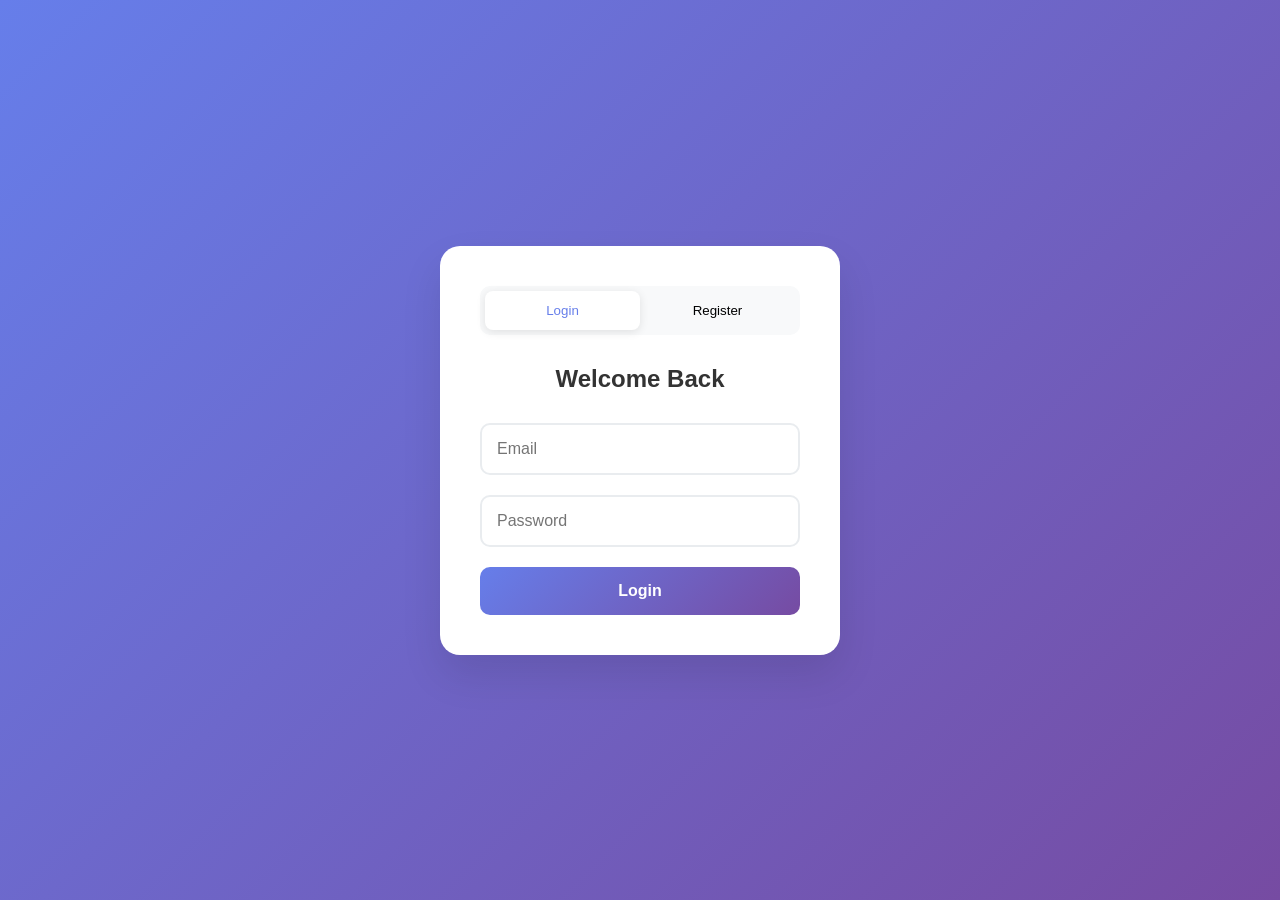
<file: frontend/index.html>
<!DOCTYPE html>
<html lang="en">
<head>
    <meta charset="UTF-8">
    <meta name="viewport" content="width=device-width, initial-scale=1.0">
    <title>Chat App</title>
    <link href="https://cdnjs.cloudflare.com/ajax/libs/font-awesome/6.0.0/css/all.min.css" rel="stylesheet">
    <link href="styles.css" rel="stylesheet">
</head>
<body>
    <div class="app-container">
        <!-- Login/Register Section -->
        <div id="auth-section" class="auth-section">
            <div class="auth-container">
                <div class="auth-tabs">
                    <button class="tab-btn active" data-tab="login">Login</button>
                    <button class="tab-btn" data-tab="register">Register</button>
                </div>
                
                <!-- Login Form -->
                <div id="login-form" class="auth-form active">
                    <h2>Welcome Back</h2>
                    <form id="loginForm">
                        <div class="form-group">
                            <input type="email" id="login-email" placeholder="Email" required>
                        </div>
                        <div class="form-group">
                            <input type="password" id="login-password" placeholder="Password" required>
                        </div>
                        <button type="submit" class="btn btn-primary">Login</button>
                    </form>
                </div>
                
                <!-- Register Form -->
                <div id="register-form" class="auth-form">
                    <h2>Create Account</h2>
                    <form id="registerForm">
                        <div class="form-group">
                            <input type="text" id="register-username" placeholder="Username" required>
                        </div>
                        <div class="form-group">
                            <input type="email" id="register-email" placeholder="Email" required>
                        </div>
                        <div class="form-group">
                            <input type="password" id="register-password" placeholder="Password" required>
                        </div>
                        <button type="submit" class="btn btn-primary">Register</button>
                    </form>
                </div>
            </div>
        </div>

        <!-- Chat Section -->
        <div id="chat-section" class="chat-section hidden">
            <div class="chat-header">
                <div class="user-info">
                    <span id="current-user"></span>
                    <button id="logout-btn" class="btn btn-secondary">Logout</button>
                </div>
                <div class="room-controls">
                    <input type="text" id="room-name" placeholder="Room name">
                    <button id="create-room-btn" class="btn btn-primary">Create Room</button>
                    <select id="room-selector">
                        <option value="">Select a room</option>
                    </select>
                </div>
            </div>
            
            <div class="chat-container">
                <div class="messages-container" id="messages-container">
                    <div class="welcome-message">
                        <h3>Welcome to Chat!</h3>
                        <p>Select a room or create a new one to start chatting.</p>
                    </div>
                </div>
                
                <div class="message-input-container">
                    <input type="text" id="message-input" placeholder="Type your message..." disabled>
                    <button id="send-btn" class="btn btn-primary" disabled>
                        <i class="fas fa-paper-plane"></i>
                    </button>
                </div>
            </div>
        </div>
    </div>

    <!-- Loading Spinner -->
    <div id="loading" class="loading hidden">
        <div class="spinner"></div>
    </div>

    <!-- Toast Notifications -->
    <div id="toast-container" class="toast-container"></div>

    <script src="script.js"></script>
</body>
</html>
</file>
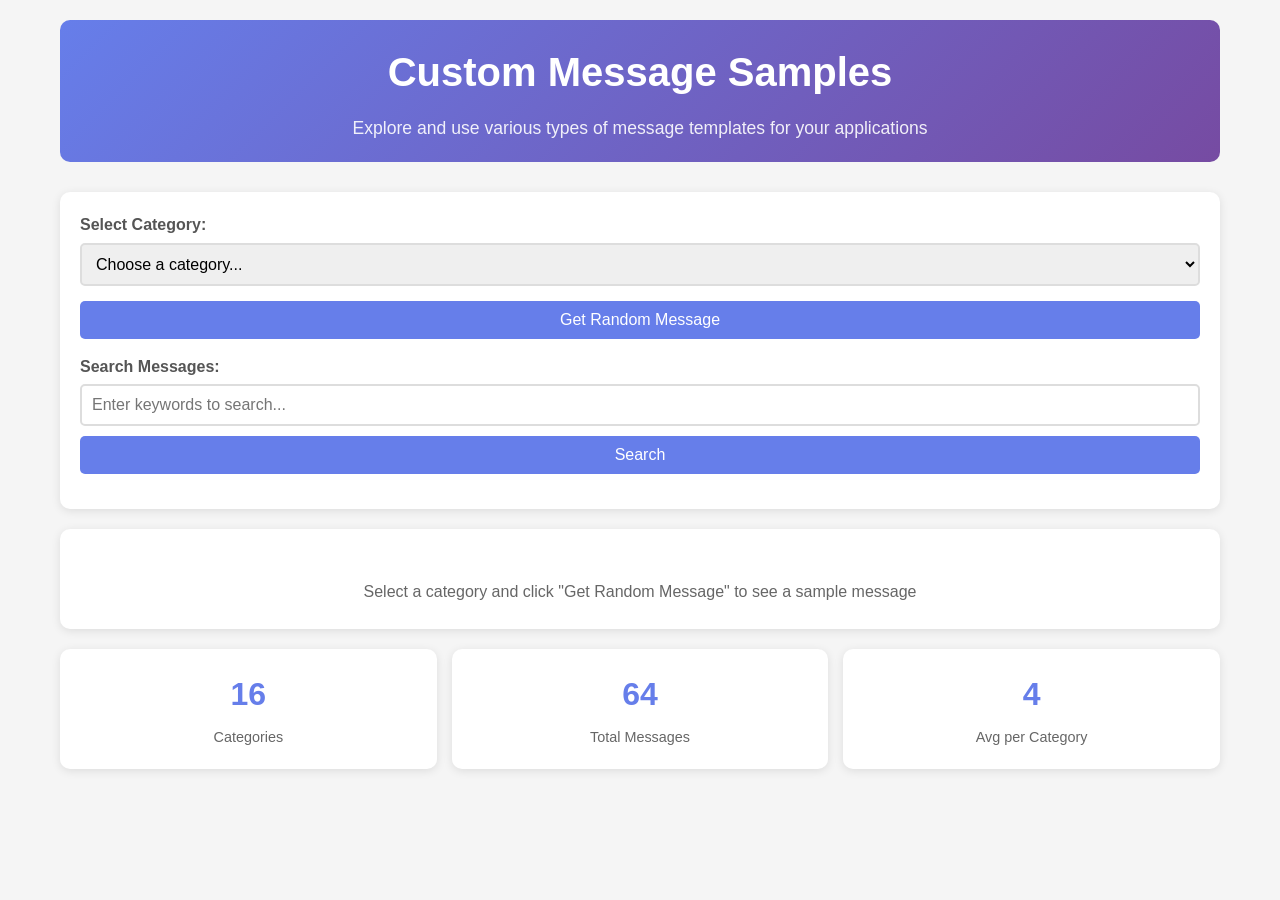
<file: message_samples_template.html>
<!DOCTYPE html>
<html lang="en">
<head>
    <meta charset="UTF-8">
    <meta name="viewport" content="width=device-width, initial-scale=1.0">
    <title>Custom Message Samples Template</title>
    <style>
        * {
            margin: 0;
            padding: 0;
            box-sizing: border-box;
        }
        
        body {
            font-family: 'Segoe UI', Tahoma, Geneva, Verdana, sans-serif;
            line-height: 1.6;
            color: #333;
            background-color: #f5f5f5;
        }
        
        .container {
            max-width: 1200px;
            margin: 0 auto;
            padding: 20px;
        }
        
        .header {
            text-align: center;
            margin-bottom: 30px;
            padding: 20px;
            background: linear-gradient(135deg, #667eea 0%, #764ba2 100%);
            color: white;
            border-radius: 10px;
        }
        
        .header h1 {
            font-size: 2.5em;
            margin-bottom: 10px;
        }
        
        .header p {
            font-size: 1.1em;
            opacity: 0.9;
        }
        
        .controls {
            background: white;
            padding: 20px;
            border-radius: 10px;
            margin-bottom: 20px;
            box-shadow: 0 2px 10px rgba(0,0,0,0.1);
        }
        
        .control-group {
            margin-bottom: 15px;
        }
        
        .control-group label {
            display: block;
            margin-bottom: 5px;
            font-weight: 600;
            color: #555;
        }
        
        .control-group select,
        .control-group input,
        .control-group button {
            width: 100%;
            padding: 10px;
            border: 2px solid #ddd;
            border-radius: 5px;
            font-size: 16px;
        }
        
        .control-group button {
            background: #667eea;
            color: white;
            border: none;
            cursor: pointer;
            transition: background 0.3s;
        }
        
        .control-group button:hover {
            background: #5a6fd8;
        }
        
        .message-display {
            background: white;
            padding: 20px;
            border-radius: 10px;
            margin-bottom: 20px;
            box-shadow: 0 2px 10px rgba(0,0,0,0.1);
            min-height: 100px;
        }
        
        .message-text {
            font-size: 1.2em;
            line-height: 1.8;
            color: #333;
            padding: 15px;
            background: #f8f9fa;
            border-radius: 5px;
            border-left: 4px solid #667eea;
        }
        
        .category-tag {
            display: inline-block;
            background: #667eea;
            color: white;
            padding: 4px 12px;
            border-radius: 20px;
            font-size: 0.8em;
            margin-bottom: 10px;
        }
        
        .search-results {
            background: white;
            padding: 20px;
            border-radius: 10px;
            box-shadow: 0 2px 10px rgba(0,0,0,0.1);
        }
        
        .search-result-item {
            padding: 15px;
            margin-bottom: 10px;
            background: #f8f9fa;
            border-radius: 5px;
            border-left: 4px solid #28a745;
        }
        
        .search-result-category {
            font-weight: 600;
            color: #667eea;
            margin-bottom: 5px;
        }
        
        .stats-grid {
            display: grid;
            grid-template-columns: repeat(auto-fit, minmax(200px, 1fr));
            gap: 15px;
            margin-top: 20px;
        }
        
        .stat-card {
            background: white;
            padding: 20px;
            border-radius: 10px;
            text-align: center;
            box-shadow: 0 2px 10px rgba(0,0,0,0.1);
        }
        
        .stat-number {
            font-size: 2em;
            font-weight: bold;
            color: #667eea;
            margin-bottom: 5px;
        }
        
        .stat-label {
            color: #666;
            font-size: 0.9em;
        }
        
        .hidden {
            display: none;
        }
        
        @media (max-width: 768px) {
            .container {
                padding: 10px;
            }
            
            .header h1 {
                font-size: 2em;
            }
            
            .stats-grid {
                grid-template-columns: 1fr;
            }
        }
    </style>
</head>
<body>
    <div class="container">
        <div class="header">
            <h1>Custom Message Samples</h1>
            <p>Explore and use various types of message templates for your applications</p>
        </div>
        
        <div class="controls">
            <div class="control-group">
                <label for="categorySelect">Select Category:</label>
                <select id="categorySelect">
                    <option value="">Choose a category...</option>
                    <option value="customer_service">Customer Service</option>
                    <option value="marketing">Marketing</option>
                    <option value="notifications">Notifications</option>
                    <option value="error_messages">Error Messages</option>
                    <option value="success_messages">Success Messages</option>
                    <option value="warnings">Warnings</option>
                    <option value="informational">Informational</option>
                    <option value="social_media">Social Media</option>
                    <option value="professional_business">Professional Business</option>
                    <option value="emergency_urgent">Emergency/Urgent</option>
                    <option value="multilingual">Multilingual</option>
                    <option value="accessibility">Accessibility</option>
                    <option value="seasonal_holiday">Seasonal/Holiday</option>
                    <option value="technical_support">Technical Support</option>
                    <option value="feedback_collection">Feedback Collection</option>
                </select>
            </div>
            
            <div class="control-group">
                <button onclick="getRandomMessage()">Get Random Message</button>
            </div>
            
            <div class="control-group">
                <label for="searchInput">Search Messages:</label>
                <input type="text" id="searchInput" placeholder="Enter keywords to search...">
                <button onclick="searchMessages()" style="margin-top: 10px;">Search</button>
            </div>
        </div>
        
        <div class="message-display" id="messageDisplay">
            <p style="text-align: center; color: #666; margin-top: 30px;">
                Select a category and click "Get Random Message" to see a sample message
            </p>
        </div>
        
        <div class="search-results hidden" id="searchResults">
            <h3>Search Results</h3>
            <div id="searchResultsContent"></div>
        </div>
        
        <div class="stats-grid">
            <div class="stat-card">
                <div class="stat-number" id="totalCategories">16</div>
                <div class="stat-label">Categories</div>
            </div>
            <div class="stat-card">
                <div class="stat-number" id="totalMessages">64</div>
                <div class="stat-label">Total Messages</div>
            </div>
            <div class="stat-card">
                <div class="stat-number" id="avgPerCategory">4</div>
                <div class="stat-label">Avg per Category</div>
            </div>
        </div>
    </div>

    <script>
        // Sample message data (in a real app, this would come from an API or database)
        const messageSamples = {
            customer_service: [
                "Thank you for contacting our support team. We're here to help you resolve your issue as quickly as possible.",
                "We apologize for the inconvenience you've experienced. Let me escalate this to our senior team for immediate attention.",
                "Your feedback is valuable to us. We're working on implementing the improvements you suggested.",
                "I understand your frustration. Let me check our system to see what went wrong and fix it right away."
            ],
            marketing: [
                "🎉 Special Offer! Get 50% off on all premium features this week only!",
                "Don't miss out! Our biggest sale of the year starts tomorrow at midnight.",
                "Transform your business with our revolutionary new platform. Try it free for 30 days!",
                "Limited time: Upgrade to Pro and unlock unlimited access to all features."
            ],
            notifications: [
                "Your order #12345 has been shipped and is expected to arrive on Friday.",
                "Security alert: We detected a login attempt from a new device. Was this you?",
                "Payment reminder: Your subscription will renew automatically on March 15th.",
                "Welcome back! We've missed you. Here's what's new since your last visit."
            ],
            error_messages: [
                "Something went wrong. Please try again in a few moments.",
                "We're experiencing technical difficulties. Our team is working to resolve this issue.",
                "Invalid input detected. Please check your information and try again.",
                "Service temporarily unavailable. Please check back in 15 minutes."
            ],
            success_messages: [
                "Great job! Your profile has been updated successfully.",
                "Congratulations! You've completed all the required steps.",
                "Perfect! Your changes have been saved and applied.",
                "Welcome aboard! Your account has been created successfully."
            ],
            warnings: [
                "⚠️ Warning: This action cannot be undone. Please confirm before proceeding.",
                "Caution: You're about to delete important data. Are you sure?",
                "Notice: Your session will expire in 5 minutes. Please save your work.",
                "Alert: Multiple failed login attempts detected. Your account may be locked."
            ],
            informational: [
                "Did you know? You can customize your dashboard by dragging and dropping widgets.",
                "Tip: Use our mobile app for faster access to your account on the go.",
                "New feature alert: We've added dark mode support for better user experience.",
                "Maintenance notice: Scheduled system updates will occur tonight from 2-4 AM."
            ],
            social_media: [
                "Just launched our new AI-powered analytics tool! 🚀 What do you think?",
                "Behind the scenes: Our team working hard to bring you the best experience 💪",
                "Customer spotlight: Meet Sarah, who increased her productivity by 300% with our platform! ✨",
                "Tech tip Tuesday: Here's how to optimize your workflow in 3 simple steps 📱"
            ],
            professional_business: [
                "We're pleased to announce the appointment of our new Chief Technology Officer.",
                "Our quarterly earnings report is now available for shareholders and stakeholders.",
                "We're expanding our operations to better serve our growing customer base.",
                "Thank you for your continued partnership. We look forward to another successful year together."
            ],
            emergency_urgent: [
                "URGENT: System maintenance required. Please save your work immediately.",
                "CRITICAL: Security vulnerability detected. Please update your password now.",
                "EMERGENCY: Service outage affecting all users. Engineers are working on resolution.",
                "ALERT: Unusual activity detected on your account. Please verify your identity."
            ],
            multilingual: [
                "Bienvenue! Welcome to our platform. / Bienvenido a nuestra plataforma.",
                "Merci pour votre patience. / Thank you for your patience. / Gracias por su paciencia.",
                "Veuillez patienter... / Please wait... / Por favor espere...",
                "Au revoir! / Goodbye! / ¡Adiós!"
            ],
            accessibility: [
                "Screen reader users: The main navigation menu contains 5 items.",
                "Keyboard users: Press Tab to navigate through the form fields.",
                "High contrast mode is now enabled for better visibility.",
                "Voice commands available. Say 'Help' for a list of commands."
            ],
            seasonal_holiday: [
                "Happy New Year! 🎊 Here's to a successful 2024 together!",
                "Happy Holidays! 🎄 Our team wishes you joy and prosperity.",
                "Summer sale is here! ☀️ Beat the heat with our cool deals.",
                "Back to school special! 📚 Get 25% off on all educational tools."
            ],
            technical_support: [
                "I've identified the issue. It appears to be a configuration problem in your settings.",
                "Let me walk you through the solution step by step. First, please open your dashboard.",
                "This is a known issue that our development team is actively working on.",
                "I've created a support ticket for you. You'll receive updates via email."
            ],
            feedback_collection: [
                "How was your experience today? We'd love to hear your thoughts!",
                "Rate your satisfaction with our service from 1-5 stars.",
                "What could we do better? Your suggestions help us improve.",
                "Thank you for your feedback! We're constantly working to enhance our platform."
            ]
        };

        function getRandomMessage() {
            const category = document.getElementById('categorySelect').value;
            if (!category) {
                alert('Please select a category first.');
                return;
            }

            const messages = messageSamples[category];
            if (messages && messages.length > 0) {
                const randomMessage = messages[Math.floor(Math.random() * messages.length)];
                displayMessage(category, randomMessage);
            }
        }

        function displayMessage(category, message) {
            const display = document.getElementById('messageDisplay');
            display.innerHTML = `
                <div class="category-tag">${category.replace('_', ' ').toUpperCase()}</div>
                <div class="message-text">${message}</div>
            `;
        }

        function searchMessages() {
            const searchTerm = document.getElementById('searchInput').value.trim();
            if (!searchTerm) {
                alert('Please enter a search term.');
                return;
            }

            const results = [];
            for (const [category, messages] of Object.entries(messageSamples)) {
                for (const message of messages) {
                    if (message.toLowerCase().includes(searchTerm.toLowerCase())) {
                        results.push({ category, message });
                    }
                }
            }

            displaySearchResults(results, searchTerm);
        }

        function displaySearchResults(results, searchTerm) {
            const searchResults = document.getElementById('searchResults');
            const searchResultsContent = document.getElementById('searchResultsContent');

            if (results.length === 0) {
                searchResultsContent.innerHTML = '<p>No messages found containing "' + searchTerm + '".</p>';
            } else {
                let html = `<p>Found ${results.length} message(s) containing "${searchTerm}":</p>`;
                results.forEach(result => {
                    html += `
                        <div class="search-result-item">
                            <div class="search-result-category">${result.category.replace('_', ' ').toUpperCase()}</div>
                            <div>${result.message}</div>
                        </div>
                    `;
                });
                searchResultsContent.innerHTML = html;
            }

            searchResults.classList.remove('hidden');
        }

        // Initialize the page
        document.addEventListener('DOMContentLoaded', function() {
            // Add event listener for Enter key in search input
            document.getElementById('searchInput').addEventListener('keypress', function(e) {
                if (e.key === 'Enter') {
                    searchMessages();
                }
            });
        });
    </script>
</body>
</html>
</file>
<file: frontend/styles.css>
/* Reset and base styles */
* {
    margin: 0;
    padding: 0;
    box-sizing: border-box;
}

body {
    font-family: 'Segoe UI', Tahoma, Geneva, Verdana, sans-serif;
    background: linear-gradient(135deg, #667eea 0%, #764ba2 100%);
    min-height: 100vh;
    color: #333;
}

.app-container {
    min-height: 100vh;
    display: flex;
    align-items: center;
    justify-content: center;
    padding: 20px;
}

/* Authentication Section */
.auth-section {
    background: white;
    border-radius: 20px;
    box-shadow: 0 20px 40px rgba(0, 0, 0, 0.1);
    overflow: hidden;
    width: 100%;
    max-width: 400px;
}

.auth-container {
    padding: 40px;
}

.auth-tabs {
    display: flex;
    margin-bottom: 30px;
    border-radius: 10px;
    background: #f8f9fa;
    padding: 5px;
}

.tab-btn {
    flex: 1;
    padding: 12px;
    border: none;
    background: transparent;
    cursor: pointer;
    border-radius: 8px;
    font-weight: 500;
    transition: all 0.3s ease;
}

.tab-btn.active {
    background: white;
    box-shadow: 0 2px 10px rgba(0, 0, 0, 0.1);
    color: #667eea;
}

.auth-form {
    display: none;
}

.auth-form.active {
    display: block;
}

.auth-form h2 {
    text-align: center;
    margin-bottom: 30px;
    color: #333;
    font-size: 24px;
}

.form-group {
    margin-bottom: 20px;
}

.form-group input {
    width: 100%;
    padding: 15px;
    border: 2px solid #e9ecef;
    border-radius: 10px;
    font-size: 16px;
    transition: border-color 0.3s ease;
}

.form-group input:focus {
    outline: none;
    border-color: #667eea;
}

.btn {
    width: 100%;
    padding: 15px;
    border: none;
    border-radius: 10px;
    font-size: 16px;
    font-weight: 600;
    cursor: pointer;
    transition: all 0.3s ease;
}

.btn-primary {
    background: linear-gradient(135deg, #667eea 0%, #764ba2 100%);
    color: white;
}

.btn-primary:hover {
    transform: translateY(-2px);
    box-shadow: 0 10px 20px rgba(102, 126, 234, 0.3);
}

.btn-secondary {
    background: #6c757d;
    color: white;
}

.btn-secondary:hover {
    background: #5a6268;
}

/* Chat Section */
.chat-section {
    background: white;
    border-radius: 20px;
    box-shadow: 0 20px 40px rgba(0, 0, 0, 0.1);
    width: 100%;
    max-width: 1000px;
    height: 80vh;
    display: flex;
    flex-direction: column;
}

.chat-header {
    padding: 20px;
    border-bottom: 1px solid #e9ecef;
    background: #f8f9fa;
    border-radius: 20px 20px 0 0;
}

.user-info {
    display: flex;
    justify-content: space-between;
    align-items: center;
    margin-bottom: 15px;
}

.user-info span {
    font-weight: 600;
    color: #667eea;
}

.room-controls {
    display: flex;
    gap: 10px;
    align-items: center;
}

.room-controls input,
.room-controls select {
    padding: 10px;
    border: 2px solid #e9ecef;
    border-radius: 8px;
    font-size: 14px;
}

.room-controls input {
    flex: 1;
}

.chat-container {
    flex: 1;
    display: flex;
    flex-direction: column;
    padding: 20px;
}

.messages-container {
    flex: 1;
    overflow-y: auto;
    padding: 20px;
    background: #f8f9fa;
    border-radius: 15px;
    margin-bottom: 20px;
}

.welcome-message {
    text-align: center;
    color: #6c757d;
    padding: 40px 20px;
}

.welcome-message h3 {
    margin-bottom: 10px;
    color: #333;
}

.message {
    margin-bottom: 15px;
    padding: 15px;
    border-radius: 15px;
    max-width: 70%;
    word-wrap: break-word;
}

.message.own {
    background: linear-gradient(135deg, #667eea 0%, #764ba2 100%);
    color: white;
    margin-left: auto;
}

.message.other {
    background: white;
    border: 1px solid #e9ecef;
}

.message.system {
    background: #e9ecef;
    color: #6c757d;
    text-align: center;
    max-width: 100%;
    font-style: italic;
}

.message-header {
    display: flex;
    justify-content: space-between;
    align-items: center;
    margin-bottom: 5px;
    font-size: 12px;
    opacity: 0.8;
}

.message-content {
    font-size: 16px;
    line-height: 1.4;
}

.message-input-container {
    display: flex;
    gap: 10px;
    align-items: center;
}

.message-input-container input {
    flex: 1;
    padding: 15px;
    border: 2px solid #e9ecef;
    border-radius: 10px;
    font-size: 16px;
}

.message-input-container input:focus {
    outline: none;
    border-color: #667eea;
}

.message-input-container button {
    padding: 15px 20px;
    border-radius: 10px;
}

/* Loading Spinner */
.loading {
    position: fixed;
    top: 0;
    left: 0;
    width: 100%;
    height: 100%;
    background: rgba(255, 255, 255, 0.9);
    display: flex;
    align-items: center;
    justify-content: center;
    z-index: 1000;
}

.spinner {
    width: 50px;
    height: 50px;
    border: 4px solid #f3f3f3;
    border-top: 4px solid #667eea;
    border-radius: 50%;
    animation: spin 1s linear infinite;
}

@keyframes spin {
    0% { transform: rotate(0deg); }
    100% { transform: rotate(360deg); }
}

/* Toast Notifications */
.toast-container {
    position: fixed;
    top: 20px;
    right: 20px;
    z-index: 1001;
}

.toast {
    background: white;
    border-radius: 10px;
    padding: 15px 20px;
    margin-bottom: 10px;
    box-shadow: 0 5px 15px rgba(0, 0, 0, 0.1);
    border-left: 4px solid #667eea;
    animation: slideIn 0.3s ease;
}

.toast.success {
    border-left-color: #28a745;
}

.toast.error {
    border-left-color: #dc3545;
}

@keyframes slideIn {
    from {
        transform: translateX(100%);
        opacity: 0;
    }
    to {
        transform: translateX(0);
        opacity: 1;
    }
}

/* Utility Classes */
.hidden {
    display: none !important;
}

/* Responsive Design */
@media (max-width: 768px) {
    .app-container {
        padding: 10px;
    }
    
    .chat-section {
        height: 90vh;
        border-radius: 15px;
    }
    
    .room-controls {
        flex-direction: column;
        align-items: stretch;
    }
    
    .message {
        max-width: 85%;
    }
    
    .auth-container {
        padding: 30px 20px;
    }
}

@media (max-width: 480px) {
    .chat-header {
        padding: 15px;
    }
    
    .chat-container {
        padding: 15px;
    }
    
    .messages-container {
        padding: 15px;
    }
    
    .message-input-container input {
        padding: 12px;
    }
    
    .message-input-container button {
        padding: 12px 15px;
    }
}
</file>
